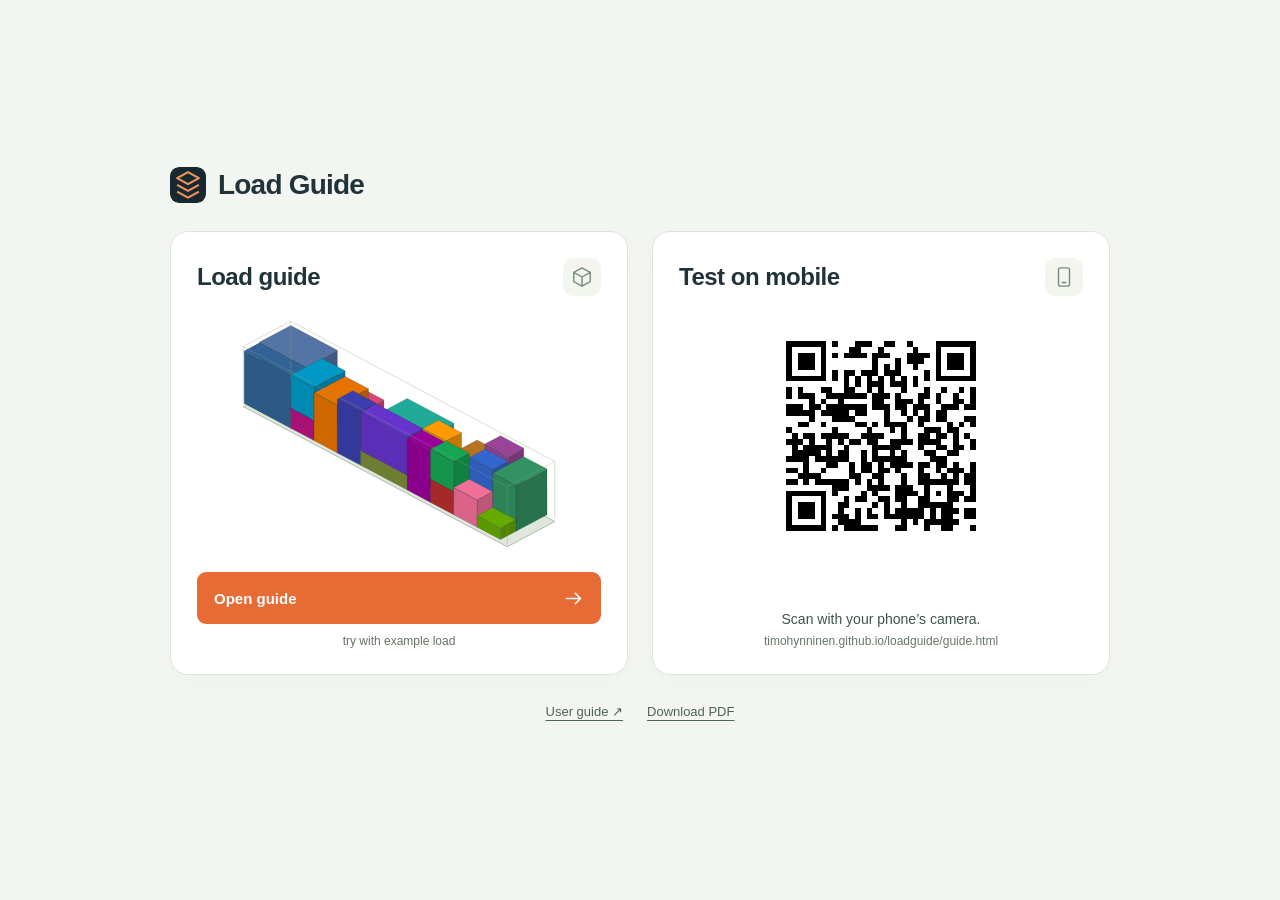
<file: index.html>
<!doctype html>
<html lang="en">
<head>
  <meta charset="utf-8">
  <meta name="viewport" content="width=device-width,initial-scale=1,viewport-fit=cover">
  <meta name="theme-color" content="#17282f">
  <meta name="description" content="Open the load guide or scan the QR code to use it on your phone.">
  <title>Load Guide</title>
  <script>if(location.hash==='#guide')location.replace(new URL('./guide.html',location.href).href);</script>
  <link rel="icon" href="./icon.svg" type="image/svg+xml">
  <link rel="stylesheet" href="./landing.css">
</head>
<body>
  <main class="landing">
    <h1><img src="./icon.svg" alt="" width="36" height="36">Load Guide</h1>
    <div class="landing-cards">
      <a class="landing-card guide-card" href="./guide.html" aria-label="Open load guide">
        <div class="card-heading"><h2>Load guide</h2><span class="card-icon" aria-hidden="true"><svg viewBox="0 0 24 24"><path d="m3 7 9-5 9 5v10l-9 5-9-5Zm0 0 9 5 9-5m-9 5v10"/></svg></span></div>
        <div class="card-visual"><img class="load-preview" src="./load-preview.svg" alt="The example shipment arranged in a semitrailer"></div>
        <div class="card-footer"><span class="open-guide">Open guide <svg viewBox="0 0 24 24" aria-hidden="true"><path d="M4 12h16m-6-6 6 6-6 6"/></svg></span><span class="load-summary">try with example load</span></div>
      </a>
      <section class="landing-card mobile-card" aria-labelledby="mobile-title">
        <div class="card-heading"><h2 id="mobile-title">Test on mobile</h2><span class="card-icon" aria-hidden="true"><svg viewBox="0 0 24 24"><rect x="6" y="2" width="12" height="20" rx="2"/><path d="M10 18h4"/></svg></span></div>
        <div class="card-visual qr-visual"><img class="qr-code" src="./load-guide-qr.svg" alt="Scan to open the load guide at timohynninen.github.io/loadguide/guide.html" width="256" height="256"></div>
        <div class="card-footer qr-footer"><p>Scan with your phone’s camera.</p><span class="qr-address">timohynninen.github.io/loadguide/guide.html</span></div>
      </section>
    </div>
    <nav class="landing-help" aria-label="Help"><a href="./user-guide.html" target="_blank" rel="noopener" aria-label="User guide (opens in a new window)">User guide ↗</a><a href="./user-guide.pdf" download>Download PDF</a></nav>
  </main>
</body>
</html>
</file>
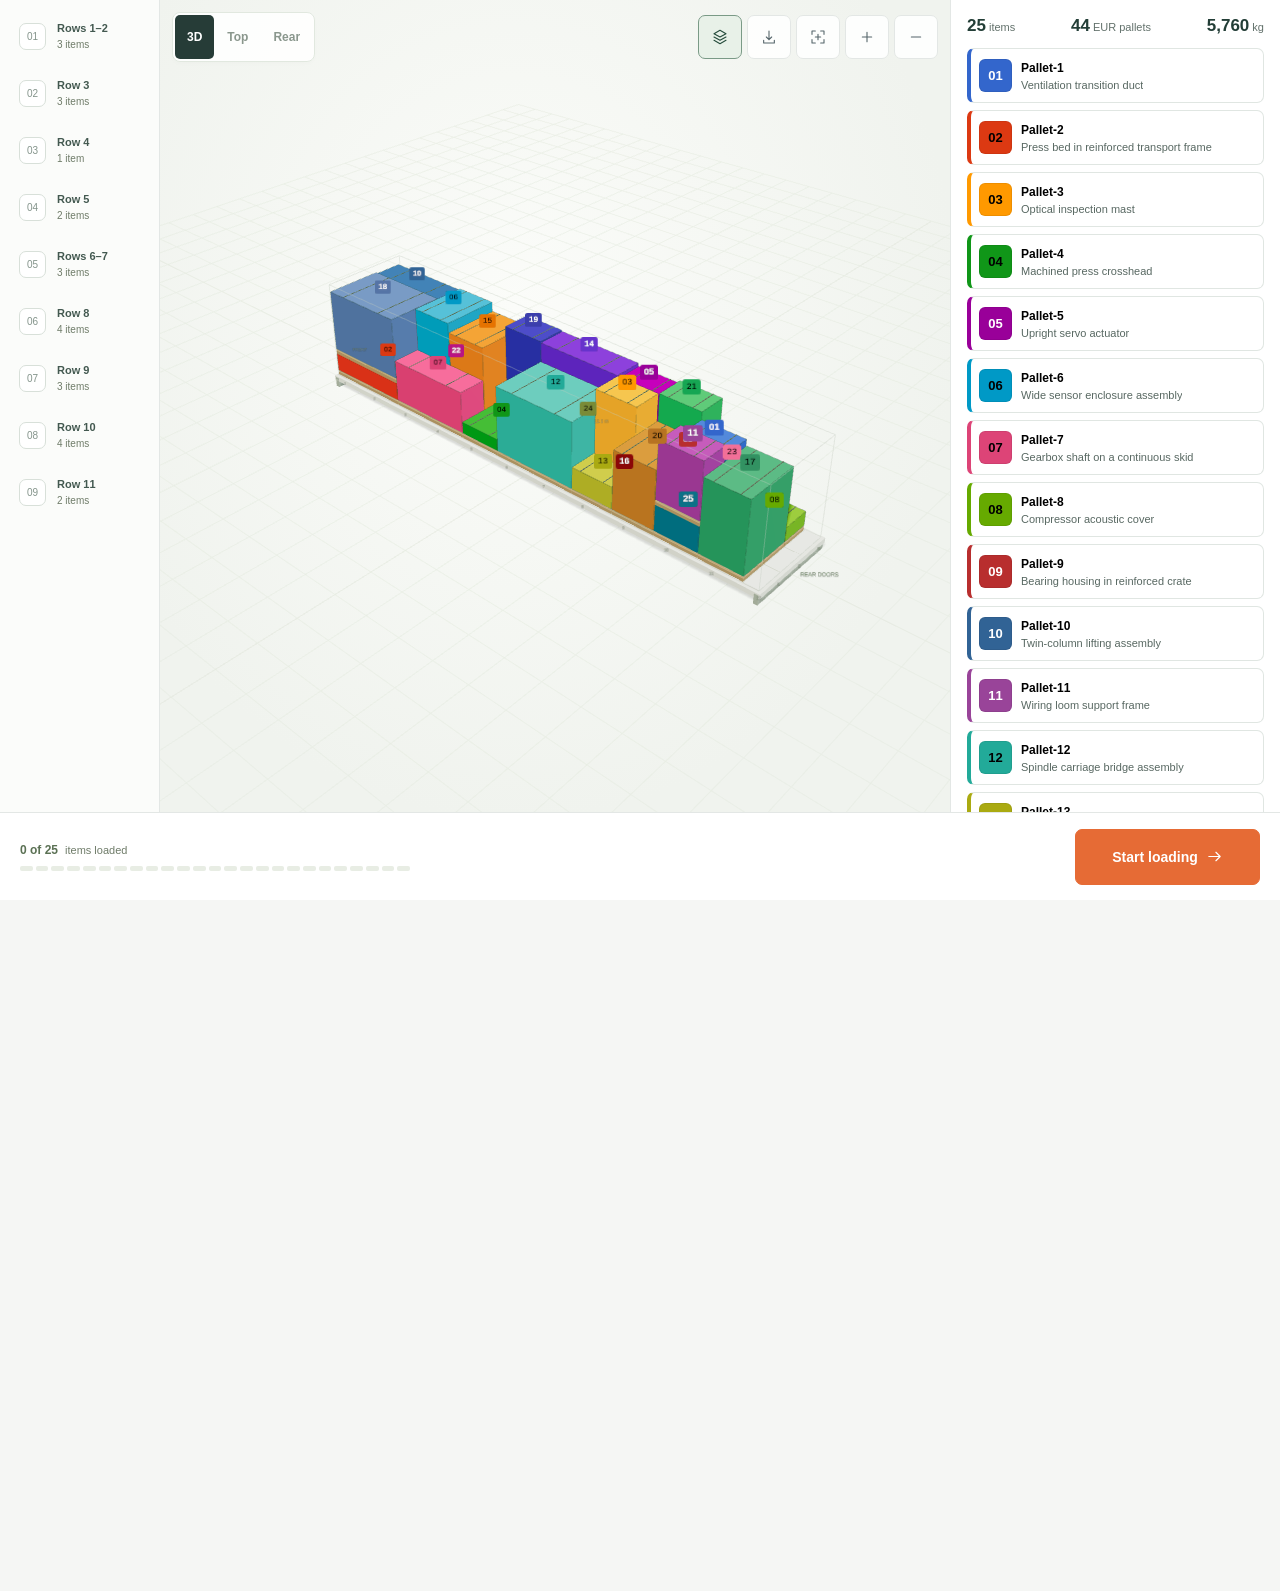
<file: guide.html>
<!doctype html>
<html lang="en">
<head>
  <meta charset="utf-8">
  <meta name="viewport" content="width=device-width,initial-scale=1,viewport-fit=cover">
  <meta name="theme-color" content="#17242b">
  <meta name="description" content="See the whole load. Follow each row. A static visual loading guide for cargo crews.">
  <title>Load Guide — a clear view of every load</title>
  <link rel="icon" href="./icon.svg" type="image/svg+xml">
  <link rel="manifest" href="./manifest.webmanifest">
  <link rel="stylesheet" href="./style.css">
  <script type="importmap">{"imports":{"three":"./vendor/three.module.js"}}</script>
  <script src="./vendor/xlsx.full.min.js" defer></script>
  <script src="./app.js?v=7" type="module"></script>
</head>
<body>
<div class="app-shell">
  <main class="workspace">
    <nav class="row-nav" aria-label="Loading rows"><div id="row-list" class="row-list"></div></nav>
    <section class="viewer" aria-label="Interactive cargo visualization">
      <div id="scene" class="scene"><div class="scene-loading"><span class="spinner"></span>Preparing your load…</div></div>
      <div class="viewer-top"><div class="view-buttons" role="group" aria-label="Camera view"><button data-view="iso" class="selected" aria-pressed="true">3D</button><button data-view="top" aria-pressed="false">Top</button><button data-view="rear" aria-pressed="false">Rear</button></div><div class="viewer-tools"><button id="overview-button" class="icon-button" aria-label="Overview" aria-pressed="true" title="Overview"><span data-icon="layers"></span></button><a class="icon-button itinerary-control" href="./example-shipment.xlsx" download aria-label="Download itinerary" title="Download itinerary"><span data-icon="download"></span></a><button id="focus-button" class="icon-button" aria-label="Fit the current load in view" title="Fit view"><span data-icon="focus"></span></button><button id="zoom-in" class="icon-button" aria-label="Zoom in"><span data-icon="plus"></span></button><button id="zoom-out" class="icon-button" aria-label="Zoom out"><span data-icon="minus"></span></button></div></div>
      <div id="stage-badge" class="stage-badge"><span class="badge-dot"></span>Complete load</div>
      <div id="scene-error" class="scene-error" hidden><strong>3D view is unavailable on this device.</strong><p>You can still follow the row map and item instructions below.</p><div id="fallback-map"></div></div>
      <div class="viewer-bottom"><div class="scene-legend"><span id="legend-current">Item colours</span><span id="loaded-legend" hidden>✓ Loaded</span><span id="upcoming-legend" hidden>Faded: upcoming</span></div><button id="show-future" class="text-button" hidden aria-pressed="true">Hide upcoming</button></div>
    </section>
    <aside class="instruction-panel" aria-label="Loading instructions"><div id="instructions"></div><div id="step-announcement" class="sr-only" role="status" aria-live="polite" aria-atomic="true"></div></aside>
  </main>
  <footer class="loading-footer"><div class="progress-area"><div class="progress-label"><strong id="progress-number">0 of 25</strong><span>items loaded</span><button id="reset-progress" class="text-button" hidden>Reset</button></div><div id="progress-track" class="progress-track" role="progressbar" aria-label="Cargo loaded" aria-valuemin="0" aria-valuemax="25" aria-valuenow="0"></div></div><div class="footer-navigation"><button id="previous-button" class="button subtle" hidden><span data-icon="arrow-left"></span><span>Back</span></button><button id="next-button" class="button subtle" hidden><span>Next</span><span data-icon="arrow-right"></span></button><button id="confirm-button" class="button primary"><span>Start loading</span><span data-icon="arrow-right"></span></button></div></footer>
</div>
<button id="upload-button" hidden>Open shipment</button><button id="help-button" hidden>Help</button>
<dialog id="upload-dialog" aria-labelledby="upload-title"><div class="dialog-header"><div><div class="eyebrow">A NEW LOAD</div><h2 id="upload-title">Open a shipment</h2></div><button class="icon-button" data-close="upload-dialog" aria-label="Close upload dialog"><span data-icon="close"></span></button></div><p class="dialog-intro">Use an Excel workbook or CSV with the same cargo columns as the example. Your file stays in this browser.</p><label class="dropzone" id="dropzone" for="shipment-file"><span class="upload-circle" data-icon="upload"></span><strong>Choose a file or drop it here</strong><span>Excel (.xlsx) or CSV · up to 8 MB</span><input type="file" id="shipment-file" accept=".xlsx,.csv" aria-label="Choose a shipment workbook or CSV"></label><div id="upload-status" class="upload-status" role="status" hidden></div><div class="format-note"><strong>What the guide reads</strong><p>Quantity, length, width, height, and gross weight. Optional IDs, product names, pallet counts, and stacking limits are preserved.</p><p>A <strong>Loading plan</strong> sheet uses its specified rows and lanes. A list without a plan gets a suggested, unrotated layout. Unspecified stacking is disabled.</p></div><div class="dialog-actions"><a class="button subtle" href="./example-shipment.xlsx" download><span data-icon="download"></span>Download example</a><button id="example-button" class="button primary">Use example load</button></div></dialog>
<dialog id="help-dialog" aria-labelledby="help-title"><div class="dialog-header"><div><div class="eyebrow">QUICK START</div><h2 id="help-title">One row at a time.</h2></div><button class="icon-button" data-close="help-dialog" aria-label="Close help"><span data-icon="close"></span></button></div><ol class="help-steps"><li><strong>See the whole load.</strong><p>Orbit the trailer or switch to the top view. Tap a coloured item to see its details.</p></li><li><strong>Start at the front.</strong><p>Choose “Start loading”. Follow each item, or switch to a whole row. Bridged multi-pallet assemblies stay together.</p></li><li><strong>Confirm what you have loaded.</strong><p>“Confirm & next” records progress. Back, Next, and the row buttons only change the view.</p></li></ol><div class="format-note"><strong>Stacked loads</strong><p>Prepare the named base and upper unit as a matched stack before moving it into its assigned position. Height and gross weight include the pallets.</p><strong>Keyboard</strong><p>← / → navigate · Enter confirms the current item or row.</p><strong>Your progress</strong><p>Saved in this browser for each shipment. It is not shared with another device. Use “Reset” to start again.</p></div></dialog>
<dialog id="reset-dialog" aria-labelledby="reset-title"><div class="dialog-header"><h2 id="reset-title">Start this load again?</h2><button class="icon-button" data-close="reset-dialog" aria-label="Close reset dialog"><span data-icon="close"></span></button></div><p>Clear the loading confirmations for this shipment on this device.</p><div class="dialog-actions"><button class="button subtle" data-close="reset-dialog">Keep progress</button><button id="reset-confirm" class="button primary">Reset progress</button></div></dialog>
<div id="toast" class="toast" role="status" hidden></div>
<noscript>This loading guide needs JavaScript enabled.</noscript>
</body>
</html>
</file>
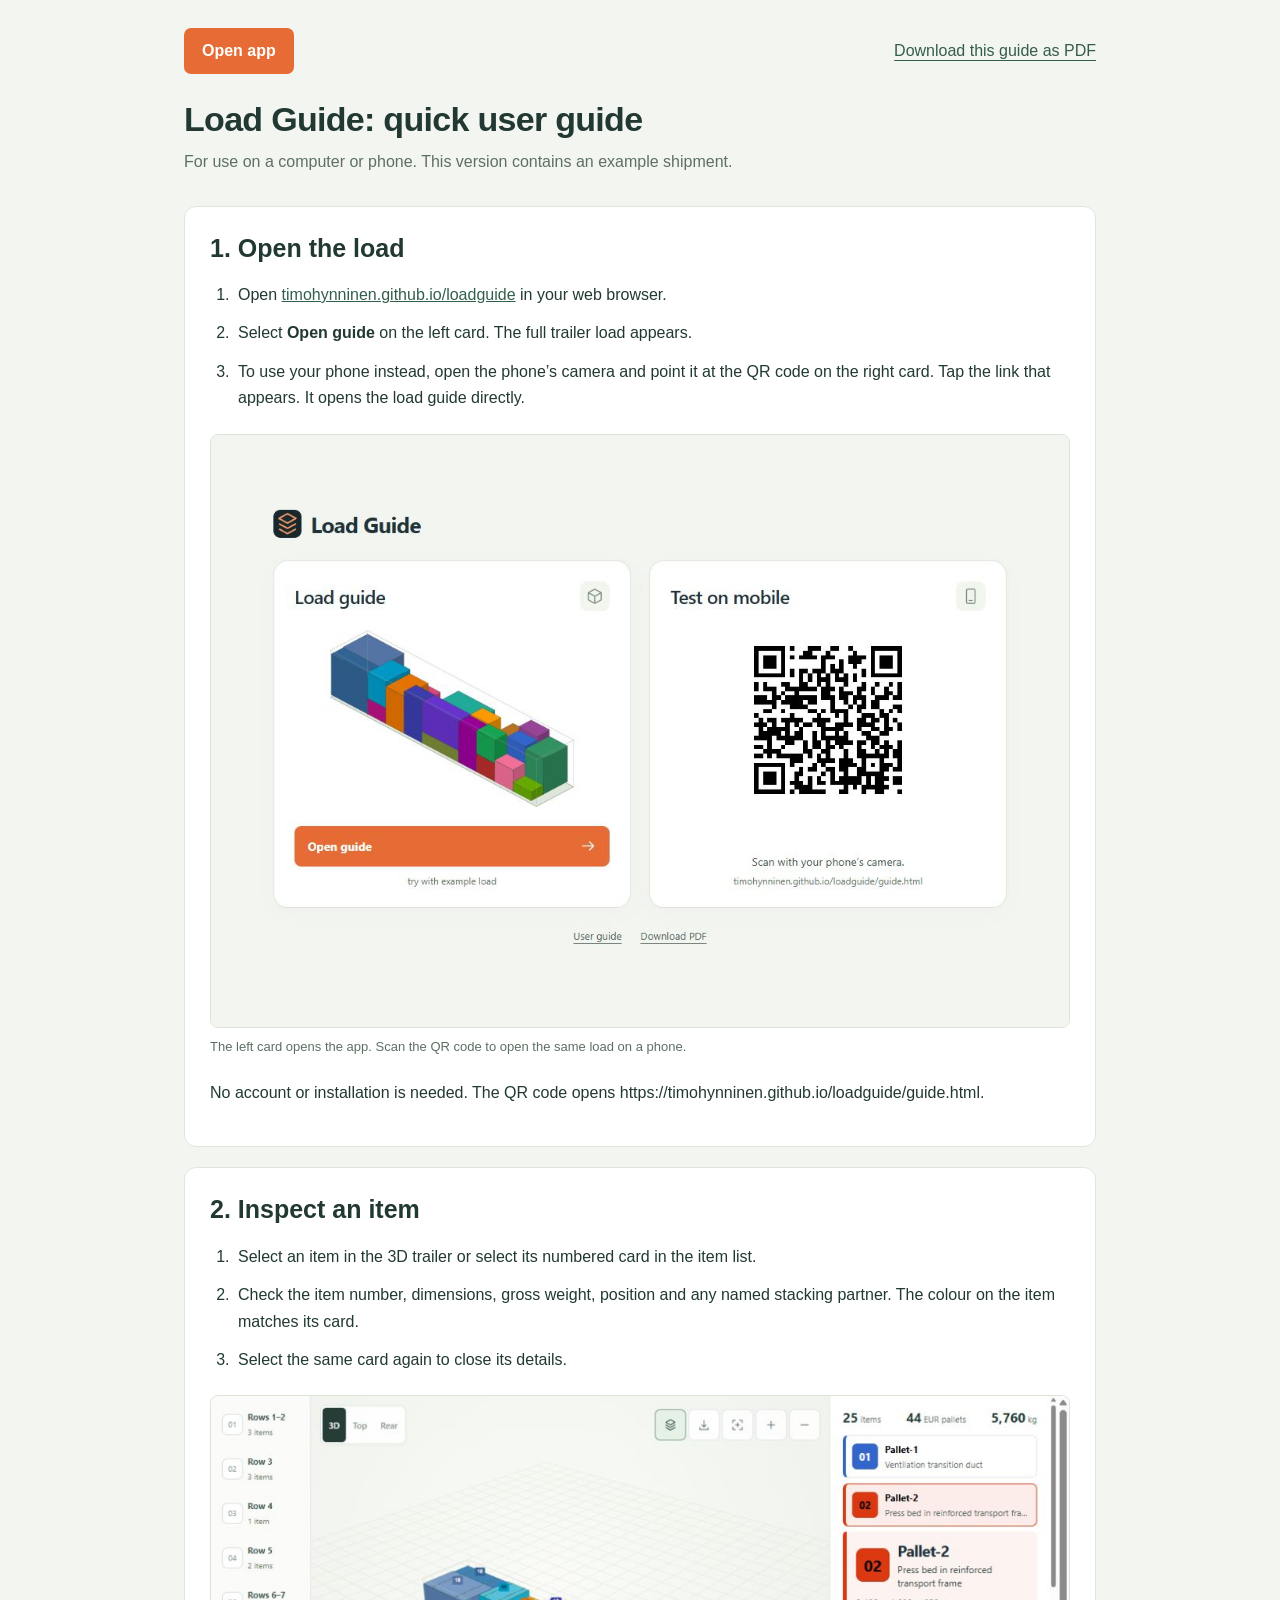
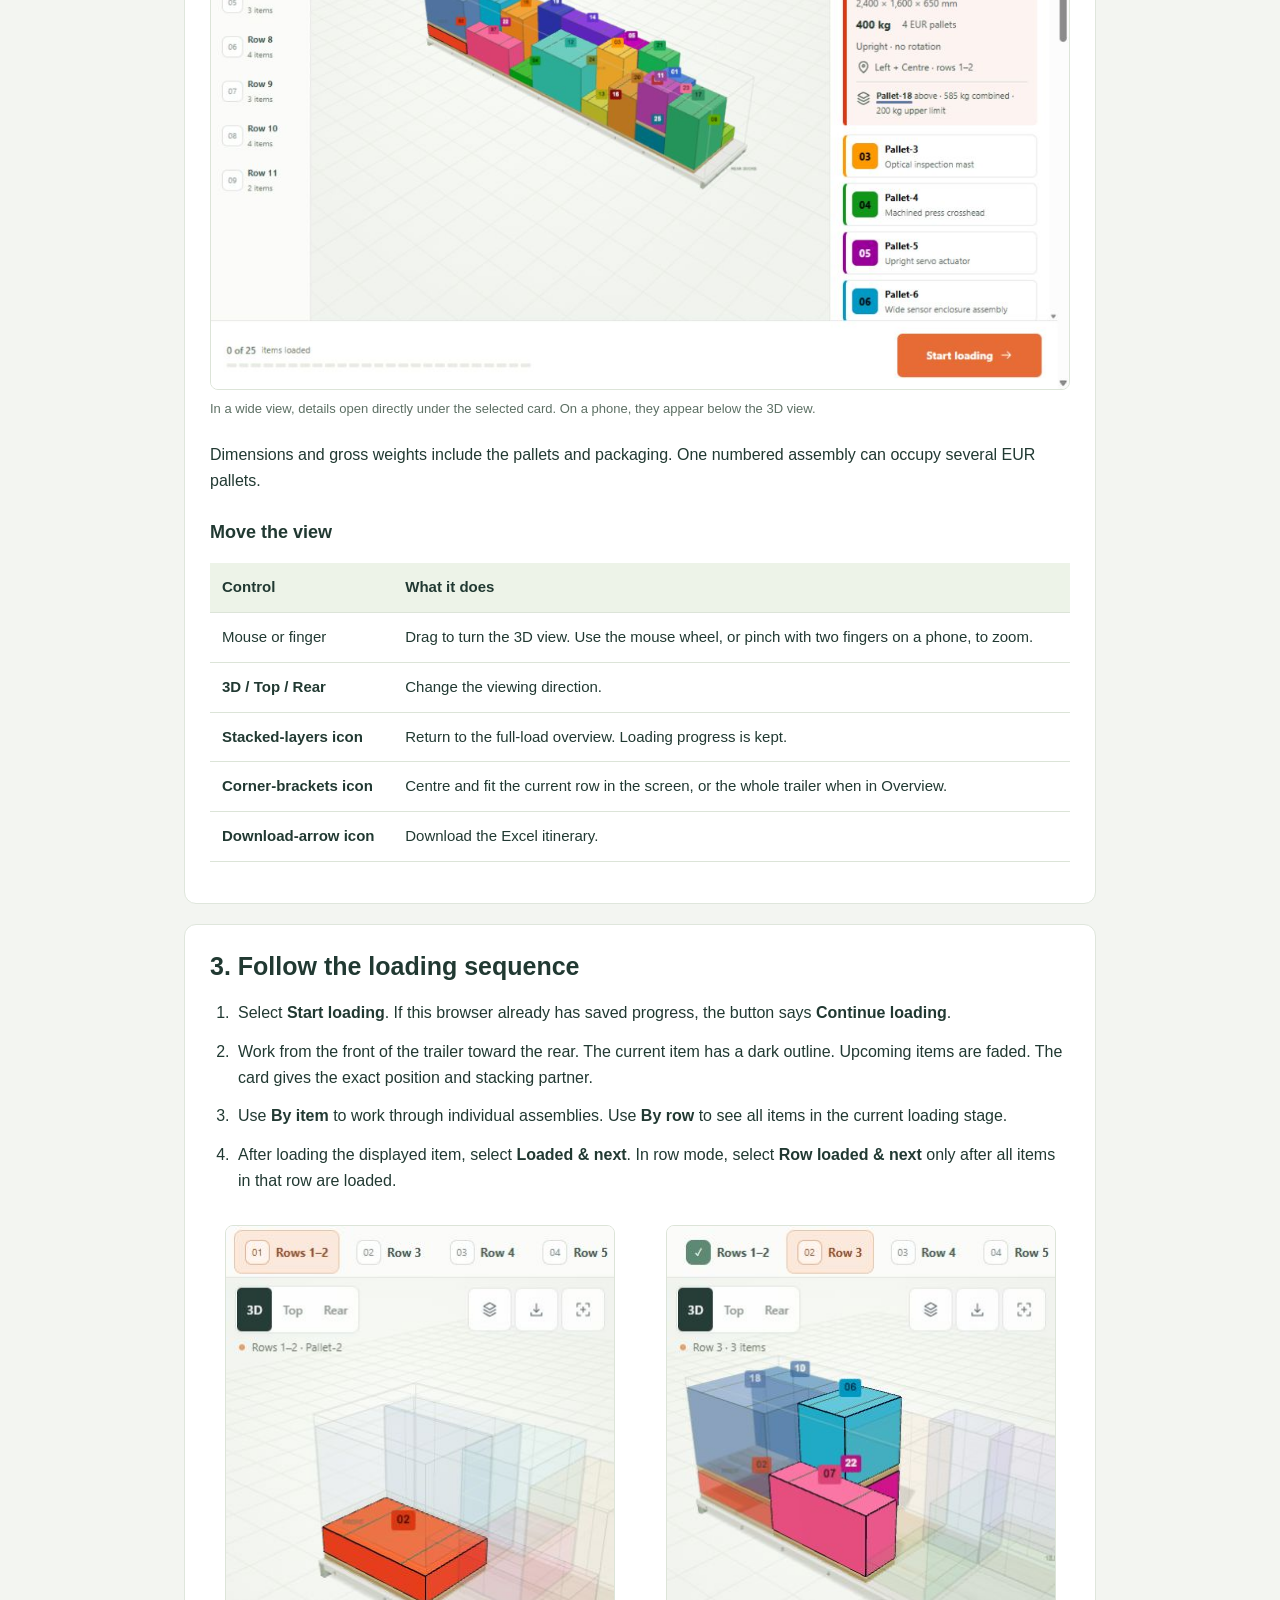
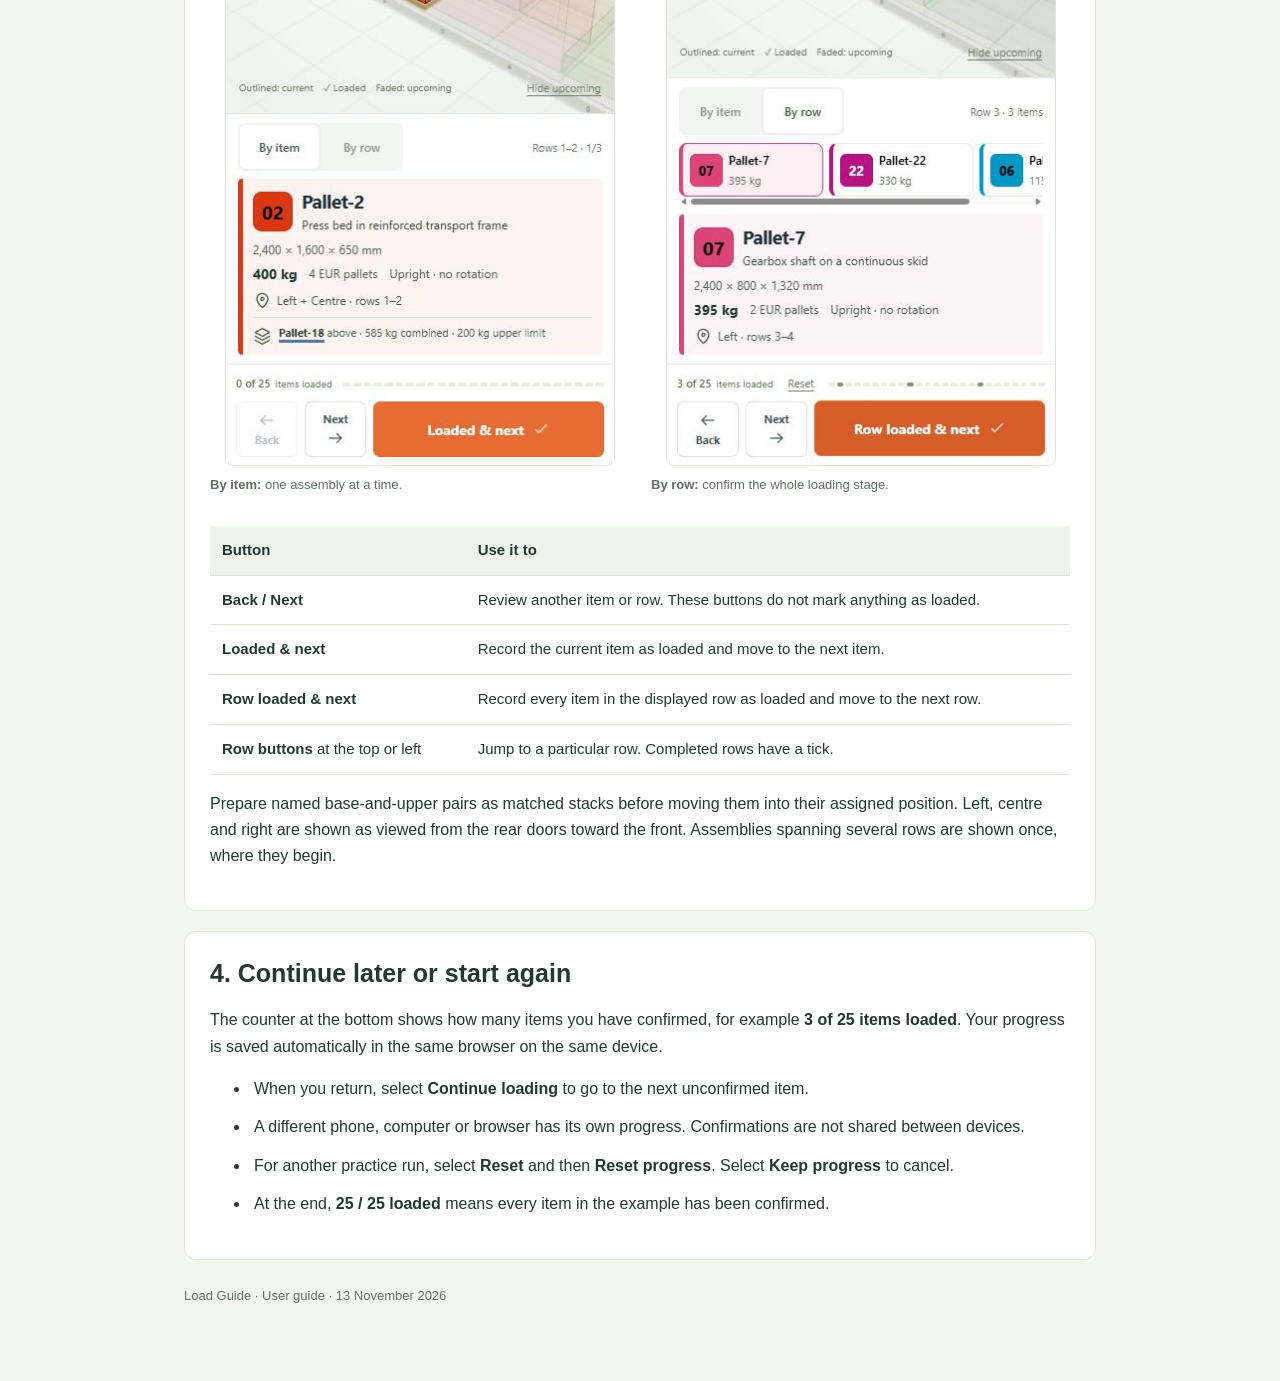
<file: user-guide.html>
<!doctype html>
<html lang="en">
<head>
<meta charset="utf-8"><meta name="viewport" content="width=device-width,initial-scale=1">
<title>Load Guide - User guide</title><link rel="icon" href="./icon.svg" type="image/svg+xml">
<style>
:root{font-family:Arial,Helvetica,sans-serif;color:#213932;background:#f3f5f1;line-height:1.65}*{box-sizing:border-box}body{margin:0}.manual{max-width:960px;margin:auto;padding:28px 24px 60px}.manual-nav{display:flex;justify-content:space-between;gap:14px;align-items:center;margin-bottom:25px}.manual-nav a{color:#355d4b;min-height:44px;display:flex;align-items:center;text-underline-offset:4px}.manual-nav .open{background:#e66b35;color:white;border-radius:7px;padding:10px 18px;text-decoration:none;font-weight:700}h1{font-size:34px;line-height:1.2;letter-spacing:-.7px;margin:0 0 9px}h2{font-size:25px;line-height:1.3;margin:0 0 18px}h3{font-size:18px;margin:23px 0 10px}p{margin:9px 0 15px}.intro{color:#5d7064;margin-bottom:30px}section{background:white;border:1px solid #dfe6dc;border-radius:12px;padding:25px;margin:20px 0}ol{padding-left:24px}li{padding-left:4px;margin:12px 0}a{color:#315f4c}figure{margin:22px 0}figure img{display:block;width:100%;height:auto;border:1px solid #dce4d8;border-radius:8px}figcaption{font-size:13px;color:#5d7064;margin-top:8px}table{width:100%;border-collapse:collapse;font-size:15px;margin:16px 0}th,td{padding:12px;text-align:left;border-bottom:1px solid #dce4d8;vertical-align:top}th{background:#edf3e8;font-weight:700}.phone-pair{display:grid;grid-template-columns:1fr 1fr;gap:22px}.phone-pair figure{margin:14px 0}.phone-pair img{max-width:390px;margin:auto}.note{padding:12px 15px;border-left:4px solid #d6743d;background:#fff6ec}.page-link{overflow-wrap:anywhere}strong{font-weight:700}.footer{font-size:13px;color:#617567;margin-top:25px}a:focus-visible{outline:3px solid #d6743d;outline-offset:4px}@media(max-width:620px){.manual{padding:16px 14px 35px}h1{font-size:28px}h2{font-size:23px}section{padding:18px 15px}.phone-pair{grid-template-columns:1fr}.manual-nav{font-size:14px}th,td{padding:10px 7px;font-size:14px}}@media print{body{background:white}.manual{padding:0;max-width:none}.manual-nav{display:none}section{break-inside:avoid;border:0;padding:0}a{color:inherit}.phone-pair img{max-height:450px;width:auto;max-width:100%}}
</style>
</head>
<body><main class="manual">
<nav class="manual-nav" aria-label="Guide navigation"><a class="open" href="./guide.html">Open app</a><a href="./user-guide.pdf" download>Download this guide as PDF</a></nav>
<h1>Load Guide: quick user guide</h1><p class="intro">For use on a computer or phone. This version contains an example shipment.</p>
<section id="open"><h2>1. Open the load</h2>
<ol><li>Open <a class="page-link" href="https://timohynninen.github.io/loadguide/">timohynninen.github.io/loadguide</a> in your web browser.</li><li>Select <strong>Open guide</strong> on the left card. The full trailer load appears.</li><li>To use your phone instead, open the phone’s camera and point it at the QR code on the right card. Tap the link that appears. It opens the load guide directly.</li></ol>
<figure><img src="./user-guide-images/01-landing.jpg" alt="Landing page showing the Open guide card and the mobile QR code"><figcaption>The left card opens the app. Scan the QR code to open the same load on a phone.</figcaption></figure>
<p>No account or installation is needed. The QR code opens <span class="page-link">https://timohynninen.github.io/loadguide/guide.html</span>.</p>
</section>
<section id="inspect"><h2>2. Inspect an item</h2>
<ol><li>Select an item in the 3D trailer or select its numbered card in the item list.</li><li>Check the item number, dimensions, gross weight, position and any named stacking partner. The colour on the item matches its card.</li><li>Select the same card again to close its details.</li></ol>
<figure><img src="./user-guide-images/02-item-details.jpg" alt="Pallet-2 selected in the 3D load with its details expanded beneath its card"><figcaption>In a wide view, details open directly under the selected card. On a phone, they appear below the 3D view.</figcaption></figure>
<p>Dimensions and gross weights include the pallets and packaging. One numbered assembly can occupy several EUR pallets.</p>
<h3>Move the view</h3>
<table><thead><tr><th>Control</th><th>What it does</th></tr></thead><tbody>
<tr><td>Mouse or finger</td><td>Drag to turn the 3D view. Use the mouse wheel, or pinch with two fingers on a phone, to zoom.</td></tr>
<tr><td><strong>3D / Top / Rear</strong></td><td>Change the viewing direction.</td></tr>
<tr><td><strong>Stacked-layers icon</strong></td><td>Return to the full-load overview. Loading progress is kept.</td></tr>
<tr><td><strong>Corner-brackets icon</strong></td><td>Centre and fit the current row in the screen, or the whole trailer when in Overview.</td></tr>
<tr><td><strong>Download-arrow icon</strong></td><td>Download the Excel itinerary.</td></tr>
</tbody></table>
</section>
<section id="load"><h2>3. Follow the loading sequence</h2>
<ol><li>Select <strong>Start loading</strong>. If this browser already has saved progress, the button says <strong>Continue loading</strong>.</li><li>Work from the front of the trailer toward the rear. The current item has a dark outline. Upcoming items are faded. The card gives the exact position and stacking partner.</li><li>Use <strong>By item</strong> to work through individual assemblies. Use <strong>By row</strong> to see all items in the current loading stage.</li><li>After loading the displayed item, select <strong>Loaded &amp; next</strong>. In row mode, select <strong>Row loaded &amp; next</strong> only after all items in that row are loaded.</li></ol>
<div class="phone-pair"><figure><img src="./user-guide-images/03-by-item.jpg" alt="Phone view with a single item and the Back, Next, and Loaded and next buttons"><figcaption><strong>By item:</strong> one assembly at a time.</figcaption></figure><figure><img src="./user-guide-images/04-by-row.jpg" alt="Phone view showing a row of cargo items and the Row loaded and next button"><figcaption><strong>By row:</strong> confirm the whole loading stage.</figcaption></figure></div>
<table><thead><tr><th>Button</th><th>Use it to</th></tr></thead><tbody><tr><td><strong>Back / Next</strong></td><td>Review another item or row. These buttons do not mark anything as loaded.</td></tr><tr><td><strong>Loaded &amp; next</strong></td><td>Record the current item as loaded and move to the next item.</td></tr><tr><td><strong>Row loaded &amp; next</strong></td><td>Record every item in the displayed row as loaded and move to the next row.</td></tr><tr><td><strong>Row buttons</strong> at the top or left</td><td>Jump to a particular row. Completed rows have a tick.</td></tr></tbody></table>
<p>Prepare named base-and-upper pairs as matched stacks before moving them into their assigned position. Left, centre and right are shown as viewed from the rear doors toward the front. Assemblies spanning several rows are shown once, where they begin.</p>
</section>
<section id="progress"><h2>4. Continue later or start again</h2>
<p>The counter at the bottom shows how many items you have confirmed, for example <strong>3 of 25 items loaded</strong>. Your progress is saved automatically in the same browser on the same device.</p>
<ul><li>When you return, select <strong>Continue loading</strong> to go to the next unconfirmed item.</li><li>A different phone, computer or browser has its own progress. Confirmations are not shared between devices.</li><li>For another practice run, select <strong>Reset</strong> and then <strong>Reset progress</strong>. Select <strong>Keep progress</strong> to cancel.</li><li>At the end, <strong>25 / 25 loaded</strong> means every item in the example has been confirmed.</li></ul>
</section>
<p class="footer">Load Guide · User guide · 13 November 2026</p>
</main></body></html>
</file>
<file: landing.css>
:root{font-family:Inter,ui-sans-serif,-apple-system,BlinkMacSystemFont,"Segoe UI",sans-serif;color:#20333a;background:#f3f5f1;font-synthesis:none}
*{box-sizing:border-box}body{margin:0;min-height:100svh;display:grid;place-items:center;padding:36px 24px}h1,h2,p{margin:0}h1{display:flex;align-items:center;gap:12px;font-size:28px;font-weight:650;letter-spacing:-.8px;margin:0 0 28px}h1 img{border-radius:9px}h2{font-size:24px;letter-spacing:-.5px;font-weight:620}
.landing{width:min(940px,100%)}.landing-cards{display:grid;grid-template-columns:1fr 1fr;gap:24px}.landing-card{display:flex;flex-direction:column;min-width:0;min-height:440px;padding:26px;border:1px solid #dde4da;border-radius:18px;background:white;box-shadow:0 8px 30px #23352605}.guide-card{color:inherit;text-decoration:none;transition:border-color .18s,box-shadow .18s,transform .18s;cursor:pointer}.guide-card:hover{border-color:#e4834c;box-shadow:0 12px 40px #80552b13;transform:translateY(-3px)}.guide-card:focus-visible{outline:3px solid #d66932;outline-offset:5px}.card-heading{display:flex;align-items:center;justify-content:space-between;gap:12px}.card-icon{display:flex;width:38px;height:38px;align-items:center;justify-content:center;color:#788a7c;background:#f2f6ee;border-radius:10px}.card-icon svg{width:22px;height:22px;fill:none;stroke:currentColor;stroke-width:1.5;stroke-linecap:round;stroke-linejoin:round}.card-visual{display:flex;align-items:center;justify-content:center;flex:1;min-height:248px;margin:14px -8px}.load-preview{display:block;width:100%;height:248px;object-fit:contain}.qr-code{display:block;width:236px;height:236px;max-width:100%;object-fit:contain;image-rendering:pixelated}.card-footer{min-height:73px;display:flex;flex-direction:column;justify-content:flex-end;gap:10px}.open-guide{display:flex;align-items:center;justify-content:space-between;gap:16px;padding:14px 17px;min-height:52px;border-radius:9px;background:#e66b35;color:#fff;font-size:15px;font-weight:650}.open-guide svg{width:21px;height:21px;fill:none;stroke:currentColor;stroke-width:1.8;stroke-linecap:round;stroke-linejoin:round}.load-summary{font-size:12px;color:#647363;text-align:center}.qr-footer{align-items:center;gap:7px;text-align:center}.qr-footer p{font-size:14px;color:#3e554a}.qr-address{font-size:12px;color:#667767;overflow-wrap:anywhere}.qr-footer small{font-size:11px;color:#7c887b}
@media(max-width:700px){body{padding:24px 18px}h1{font-size:25px;margin-bottom:20px}.landing-cards{grid-template-columns:1fr;gap:16px}.landing-card{min-height:350px;padding:21px 23px}h2{font-size:22px}.card-visual{min-height:204px;margin:4px -6px}.load-preview{height:204px}.qr-code{height:204px;width:204px}.card-footer{min-height:63px}.open-guide{min-height:48px;padding:12px 15px}.load-summary{font-size:11px}}
@media(max-width:420px){body{padding:18px 14px}h1{font-size:23px;margin-bottom:16px}h1 img{width:31px;height:31px}.landing-card{min-height:324px;padding:18px 20px}.card-visual{min-height:186px}.load-preview{height:186px}.qr-code{width:186px;height:186px}h2{font-size:21px}.card-heading .card-icon{width:33px;height:33px}.landing-cards{gap:14px}}
@media(prefers-reduced-motion:reduce){.guide-card{transition:none}.guide-card:hover{transform:none}}
.landing-cards{grid-auto-rows:1fr}
.landing-help{display:flex;justify-content:center;gap:24px;margin-top:14px}.landing-help a{font-size:13px;color:#4d6357;text-underline-offset:4px;min-height:44px;display:flex;align-items:center}.landing-help a:focus-visible{outline:3px solid #d66932;outline-offset:3px;border-radius:3px}
</file>
<file: style.css>
:root{font-family:Inter,ui-sans-serif,-apple-system,BlinkMacSystemFont,"Segoe UI",sans-serif;color:#1d3039;background:#f5f6f4;font-synthesis:none;--navy:#17282f;--ink:#20323b;--muted:#75818a;--orange:#e66b35;--line:#e3e7e5;--green:#397963;--paper:#fff;--shadow:0 5px 20px #1c333510}
*{box-sizing:border-box}body{margin:0}button,a,input{ -webkit-tap-highlight-color:transparent}button{font:inherit;cursor:pointer}button:disabled{opacity:.38;cursor:default}button:focus-visible,a:focus-visible,input:focus-visible{outline:3px solid #ed9969;outline-offset:3px}button svg,span[data-icon] svg{width:19px;height:19px;display:block;stroke:currentColor;fill:none;stroke-width:1.65;stroke-linecap:round;stroke-linejoin:round}button svg{flex-shrink:0}a{color:inherit}button[hidden],[hidden]{display:none!important}.app-shell{height:100dvh;min-height:580px;display:flex;flex-direction:column;overflow:hidden}.topbar{height:68px;flex-shrink:0;background:var(--navy);display:flex;align-items:center;gap:38px;padding:0 30px;color:#fff}.brand{display:flex;align-items:center;gap:10px;font-size:23px;letter-spacing:-1px;text-decoration:none;font-weight:740}.brand-light{font-weight:400}.brand-dot{color:#f3935e}.brand-mark{width:31px;height:31px;display:block}.brand-mark svg{width:100%;height:100%;fill:none;stroke:#f3935e;stroke-width:2;stroke-linejoin:round}.topbar-caption{font-size:12px;color:#b5c1c4;letter-spacing:.1px}.topbar-actions{margin-left:auto;display:flex;align-items:center;gap:16px}.device-save{display:flex;align-items:center;gap:7px;color:#aebdc0;font-size:11px}.device-save>span{height:6px;width:6px;background:#84b598;border-radius:50%}.button{display:inline-flex;align-items:center;justify-content:center;gap:9px;border:1px solid transparent;border-radius:7px;padding:11px 16px;min-height:43px;font-size:12px;font-weight:650;text-decoration:none;transition:background .15s,transform .15s}.button:hover:not(:disabled){transform:translateY(-1px)}.upload-button{background:#fff;color:#283b42}.subtle{border-color:#dce2df;background:white;color:#42535a}.subtle:hover{background:#f1f4f1}.primary{background:var(--orange);border-color:var(--orange);color:white}.primary:hover{background:#d85e29}.icon-button{width:36px;min-width:36px;height:36px;border:1px solid var(--line);background:white;border-radius:7px;display:inline-flex;align-items:center;justify-content:center;color:#55656a;font-weight:700}.icon-button:hover{background:#f0f4f1}.icon-button.dark{border-color:#4b5a60;background:transparent;color:#c4ced0;width:28px;height:28px;min-width:28px;border-radius:50%;font-weight:500}.shipment-heading{display:flex;align-items:center;justify-content:space-between;padding:23px 30px 22px;gap:20px;border-bottom:1px solid var(--line);background:#fbfcfa}.eyebrow{display:flex;align-items:center;gap:8px;font-size:9px;letter-spacing:1.6px;font-weight:700;color:#7d898b}.live-dot{width:5px;height:5px;background:#e48c53;border-radius:50%}.eyebrow-divider{color:#c5ceca;margin:0 3px}h1{font-size:25px;letter-spacing:-.7px;margin:7px 0 0;font-weight:650}h2{font-size:25px;letter-spacing:-.7px;margin:7px 0 0;font-weight:650}.trailer-summary{display:flex;align-items:center;gap:12px}.trailer-summary>span[data-icon] svg{width:30px;height:30px;color:#647773}.trailer-summary>div{display:flex;flex-direction:column;gap:6px}.trailer-summary strong{font-size:12px;font-weight:650}.trailer-summary>div>span{font-size:10px;color:#84908f}.trailer-summary>.button{margin-left:20px}.trailer-summary>.button[aria-pressed="true"]{background:#eef3ef;border-color:#bdcec3;color:#2b6652}.workspace{min-height:0;flex:1;display:grid;grid-template-columns:192px minmax(0,1fr) 318px}.row-nav{background:#fbfcfa;border-right:1px solid var(--line);display:flex;flex-direction:column;overflow:auto;padding:22px 11px 12px}.nav-heading{display:flex;flex-direction:column;gap:8px;padding:0 12px 18px;font-size:9px;color:#5d716e;font-weight:700;letter-spacing:1.1px}.nav-heading>span+span{color:#97a19f;font-size:10px;font-weight:400;letter-spacing:0}.row-list{display:flex;flex-direction:column;gap:5px}.row-button{width:100%;display:flex;gap:11px;align-items:center;text-align:left;padding:11px 10px;background:transparent;border:1px solid transparent;border-radius:8px;color:#435950;min-height:58px}.row-button:hover{background:#edf2ed}.row-button.active{background:#fae9dc;border-color:#f0c7a6;color:#9e4b23}.row-index{font-size:10px;width:27px;min-width:27px;height:27px;border:1px solid #d8e0d9;border-radius:7px;display:flex;align-items:center;justify-content:center;color:#84948b;background:#fff}.row-button.active .row-index{background:#fff5ee;border-color:#eab48f;color:#b15b2d}.row-button.done .row-index{color:#fff;background:#5e8972;border-color:#5e8972}.row-button>span:nth-child(2){display:flex;flex-direction:column;gap:5px}.row-button strong{font-size:11px;font-weight:650}.row-button small{font-size:10px;color:#91a099}.row-button.active small{color:#af876f}.row-status{font-size:9px;margin-left:auto}.rail-note{display:flex;gap:8px;margin:auto 10px 0;padding-top:22px;font-size:10px;line-height:1.7;color:#95a097}.rail-note svg{width:15px;height:15px;margin-top:3px}.viewer{position:relative;background:radial-gradient(ellipse at 45% 38%,#fbfcf9 0%,#f0f3ee 72%);min-height:0;overflow:hidden}.scene{position:absolute;inset:0}.scene canvas{display:block;width:100%;height:100%;touch-action:none}.scene-loading{height:100%;display:flex;align-items:center;justify-content:center;gap:12px;font-size:12px;color:#799083}.spinner{width:18px;height:18px;border:2px solid #d7e0d6;border-top-color:#e58247;border-radius:50%;animation:spin 1s linear infinite}@keyframes spin{to{transform:rotate(360deg)}}.viewer-top{position:absolute;top:20px;left:20px;right:20px;display:flex;justify-content:space-between;gap:8px;pointer-events:none}.viewer-top>*{pointer-events:auto}.view-buttons{display:flex;gap:3px;padding:4px;border:1px solid #e1e8df;border-radius:8px;background:#ffffffd9;box-shadow:0 2px 4px #17282f04}.view-buttons button{border:0;background:transparent;border-radius:5px;padding:7px 12px;color:#8a978d;font-size:10px;font-weight:600;min-height:30px}.view-buttons button.selected{background:#263c37;color:#fff}.viewer-tools{display:flex;gap:5px}.viewer-tools .icon-button{width:34px;height:34px;min-width:34px;background:#ffffffd9}.viewer-tools .icon-button svg{width:16px;height:16px}.stage-badge{position:absolute;top:78px;left:24px;display:flex;align-items:center;gap:7px;font-size:10px;color:#85958a}.badge-dot{width:6px;height:6px;background:#e6a06d;border-radius:50%}.viewer-bottom{position:absolute;left:22px;right:22px;bottom:20px;display:flex;align-items:center;gap:15px;flex-wrap:wrap;pointer-events:none}.viewer-bottom button{pointer-events:auto}.scene-legend{display:flex;gap:15px;font-size:9px;color:#87968b}.scene-legend>span{display:flex;align-items:center;gap:5px}.legend-dot{height:7px;width:7px;border-radius:2px;display:block}.legend-dot.current{background:#e58a4b}.legend-dot.loaded{background:#7b9a89}.legend-dot.upcoming{background:#d9e1d8}.gesture-hint{margin-left:auto;font-size:9px;color:#9caa9c;display:flex;align-items:center;gap:6px}.gesture-hint svg{width:13px;height:13px}.text-button{border:0;background:transparent;color:#7e8d84;font-size:10px;padding:3px 0;text-decoration:underline;text-underline-offset:3px}.instruction-panel{background:#fff;border-left:1px solid var(--line);padding:24px 23px;overflow:auto;scrollbar-width:thin}.section-kicker{color:#9aa49e;font-weight:650;font-size:9px;letter-spacing:1.5px;margin-bottom:13px}.panel-title{font-size:25px;line-height:1.25;letter-spacing:-.8px;font-weight:600;margin:0 0 13px}.panel-intro{font-size:12px;line-height:1.8;color:#8b9890;margin:0 0 23px}.stat-grid{display:grid;grid-template-columns:1fr 1fr;gap:1px;background:var(--line);border:1px solid var(--line);border-radius:8px;overflow:hidden;margin:20px 0}.stat{padding:17px 14px;background:#fff}.stat strong{display:block;font-size:25px;letter-spacing:-.8px;font-weight:600;color:#314b3e}.stat span{display:block;font-size:10px;color:#98a296;margin-top:5px}.stat .unit{font-size:12px;display:inline;color:#748779;letter-spacing:0}.panel-subhead{font-size:11px;font-weight:650;color:#50635a;margin:23px 0 12px}.summary-line{display:flex;justify-content:space-between;align-items:center;font-size:11px;color:#96a093;padding:9px 0}.summary-line strong{font-size:11px;color:#536757;font-weight:500}.mini-capacity{height:5px;background:#edf1eb;border-radius:3px;overflow:hidden;margin:0 0 20px}.mini-capacity>span{height:100%;display:block;background:#8ca68c;border-radius:3px}.guide-note{display:flex;gap:10px;background:#f4f7f1;border:1px solid #e7ede2;border-radius:7px;padding:12px;font-size:11px;line-height:1.7;color:#81917c}.guide-note>span[data-icon] svg{width:17px;height:17px;color:#93a58d;margin-top:2px}.guide-note.orange{background:#fff5ec;border-color:#f2dfca;color:#987247}.small-note{font-size:10px;line-height:1.7;color:#a0a99e;margin:16px 0 0}.mode-switch{display:flex;padding:3px;background:#f2f5f1;border-radius:7px;margin-bottom:21px;gap:4px}.mode-switch button{flex:1;padding:8px;border:0;border-radius:5px;font-size:10px;font-weight:600;background:transparent;color:#8b9a8c;min-height:33px}.mode-switch button.active{background:#fff;box-shadow:0 1px 5px #30442b10;color:#466049}.stage-title-line{display:flex;align-items:center;justify-content:space-between;margin:0 0 8px}.stage-title-line .section-kicker{margin:0}.stage-counter{font-size:10px;color:#9da89b}.item-heading{display:flex;align-items:center;gap:11px;margin:13px 0 11px}.item-badge{width:48px;height:48px;border-radius:9px;display:flex;align-items:center;justify-content:center;color:white;font-size:20px;font-weight:650;box-shadow:inset 0 0 0 1px #00000008;flex-shrink:0}.item-heading h2{font-size:20px;margin:0;letter-spacing:-.6px}.item-heading .item-product{font-size:11px;line-height:1.6;margin:5px 0 0;color:#8c9b8d}.location{font-size:10px;line-height:1.6;color:#7a8f7a;display:flex;align-items:center;gap:5px;margin:14px 0}.location svg{width:14px;height:14px}.item-specs{margin:17px 0;border-top:1px solid var(--line);border-bottom:1px solid var(--line);padding:8px 0}.spec{display:flex;justify-content:space-between;gap:10px;align-items:center;padding:7px 0;font-size:10px;color:#91a08c}.spec strong{font-weight:600;font-size:11px;color:#4c664b;text-align:right}.instruction-text{margin:15px 0;font-size:12px;line-height:1.8;color:#72866d}.item-mini-nav{display:flex;justify-content:space-between;align-items:center;margin-bottom:16px;font-size:10px;color:#9ba694}.item-mini-nav div{display:flex;gap:5px}.item-mini-nav button{width:27px;min-width:27px;height:27px}.item-mini-nav svg{width:13px;height:13px}.row-item-list{display:flex;flex-direction:column;gap:8px;margin:16px 0}.row-item{display:flex;align-items:center;width:100%;border:1px solid #e3e9df;border-radius:8px;padding:11px 9px;gap:9px;text-align:left;background:#fff;min-height:58px}.row-item:hover{background:#fafcf7}.row-item.active{border-color:#edb789;background:#fff9f2}.row-item.done{background:#f4f8f1}.mini-badge{width:29px;min-width:29px;height:29px;border-radius:6px;color:white;display:flex;align-items:center;justify-content:center;font-size:11px;font-weight:650}.row-item-copy{display:flex;flex-direction:column;gap:5px}.row-item-copy strong{font-size:11px;font-weight:600}.row-item-copy small{font-size:9px;color:#98a393}.row-item-status{margin-left:auto;color:#78936b;font-size:13px}.inspection-back{font-size:10px;margin-bottom:20px}.loaded-tag{display:inline-flex;gap:4px;align-items:center;font-size:10px;color:#58815d;background:#eef6e9;border-radius:4px;padding:5px 7px}.completion-icon{width:60px;height:60px;display:flex;align-items:center;justify-content:center;border-radius:50%;background:#eaf4e5;color:#638b58;margin:10px 0 20px}.completion-icon svg{width:28px;height:28px}.loading-footer{height:85px;flex-shrink:0;display:flex;align-items:center;padding:13px 30px;gap:35px;border-top:1px solid var(--line);background:white;padding-bottom:max(13px,env(safe-area-inset-bottom))}.progress-area{width:min(390px,40%)}.progress-label{display:flex;align-items:center;gap:7px;font-size:10px;color:#a0a99b;margin-bottom:9px}.progress-label strong{font-size:11px;font-weight:600;color:#5b7154}.progress-label .text-button{margin-left:auto;font-size:9px}.progress-track{display:flex;gap:3px;height:5px}.progress-track>i{flex:1;background:#e8ede4;border-radius:2px}.progress-track>i.done{background:#7a9c6b}.footer-navigation{margin-left:auto;display:flex;gap:9px;align-items:center}.footer-navigation .primary{min-width:171px;justify-content:space-between}.footer-navigation .primary svg{width:17px;height:17px}.footer-navigation .subtle{font-size:11px}dialog{width:min(540px,calc(100% - 32px));border:1px solid #dde5d8;border-radius:14px;padding:27px;box-shadow:0 25px 100px #142b2840;color:var(--ink);max-height:88dvh;overflow:auto}dialog::backdrop{background:#12232265;backdrop-filter:blur(4px)}.dialog-header{display:flex;align-items:flex-start;justify-content:space-between;gap:15px}.dialog-header h2{font-size:25px}.dialog-intro,dialog>p{font-size:12px;line-height:1.8;color:#7d8e7c}.dropzone{position:relative;display:flex;flex-direction:column;align-items:center;gap:10px;padding:30px 18px;border:1.5px dashed #c7d7c0;background:#f7faf4;border-radius:10px;cursor:pointer;margin:22px 0}.dropzone.dragging{background:#fcead9;border-color:#e48c53}.dropzone strong{font-size:13px;font-weight:600}.dropzone>span:not(.upload-circle){font-size:10px;color:#9aa995}.upload-circle{display:flex;align-items:center;justify-content:center;width:43px;height:43px;border-radius:50%;background:white;color:#85a076;box-shadow:0 2px 10px #465b2510}.upload-circle svg{width:21px;height:21px}.dropzone input{position:absolute;inset:0;opacity:0;width:100%;cursor:pointer}.dropzone:focus-within{outline:3px solid #ed9969;outline-offset:3px}.format-note{font-size:11px;line-height:1.75;color:#8a9b83}.format-note strong{font-size:11px;color:#687f5f}.format-note p{margin:5px 0 13px}.dialog-actions{display:flex;align-items:center;justify-content:space-between;gap:10px;margin-top:24px}.dialog-actions .button{font-size:10px}.upload-status{font-size:11px;line-height:1.7;padding:12px;border-radius:6px;background:#fff1e5;color:#a65e31;margin:15px 0}.help-steps{padding-left:24px;margin:23px 0}.help-steps li{padding-left:4px;margin-bottom:18px;font-size:12px;color:#82977a}.help-steps strong{color:#516c48}.help-steps p{font-size:11px;line-height:1.8;margin:5px 0}.toast{position:fixed;bottom:99px;left:50%;transform:translateX(-50%);padding:12px 20px;background:#243e2e;color:white;border-radius:8px;box-shadow:var(--shadow);font-size:12px;z-index:10;max-width:90%;text-align:center}.scene-error{position:absolute;inset:98px 20px 50px;overflow:auto;background:#f4f7ef;border:1px solid #d9e3d4;border-radius:10px;padding:17px;font-size:12px;color:#718768}.scene-error p{font-size:11px;line-height:1.6}.fallback-grid{display:grid;grid-template-columns:repeat(3,1fr);gap:4px}.fallback-grid button{border:1px solid #c7d6bd;padding:8px;background:#fff;border-radius:4px;font-size:10px;color:#52704b}.fallback-grid .active{background:#fff1df;border-color:#e8b880}.source-label{display:inline-block;padding:5px 7px;border-radius:4px;font-size:9px;background:#f3f6ef;color:#8d9c83;margin-top:12px}
@media(min-width:1600px){.workspace{grid-template-columns:213px minmax(0,1fr) 358px}.instruction-panel{padding:30px}.panel-title{font-size:29px}.topbar{height:74px}.shipment-heading{padding-top:26px;padding-bottom:26px}}
@media(max-width:1150px){.workspace{grid-template-columns:160px minmax(0,1fr) 285px}.row-nav{padding-left:6px;padding-right:6px}.row-button{gap:7px;padding-left:7px;padding-right:7px}.topbar-caption,.device-save{display:none}.instruction-panel{padding:20px 18px}.gesture-hint{display:none}.topbar,.shipment-heading,.loading-footer{padding-left:22px;padding-right:22px}.viewer-top{left:12px;right:12px;top:15px}.viewer-tools{gap:3px}.view-buttons button{padding:6px 9px}.viewer-tools .icon-button{width:31px;min-width:31px}.stage-badge{left:16px;top:71px}.viewer-bottom{left:16px;bottom:16px}}
@media(max-width:850px){.workspace{grid-template-columns:minmax(0,1fr) 288px;grid-template-rows:64px minmax(0,1fr)}.row-nav{grid-column:1/-1;grid-row:1;display:block;padding:8px 14px;border-right:0;border-bottom:1px solid var(--line);overflow-x:auto;overflow-y:hidden;scrollbar-width:none}.row-nav .nav-heading,.rail-note{display:none}.row-list{flex-direction:row;gap:6px;width:max-content}.row-button{width:auto;min-height:46px;padding:6px 10px;gap:7px;white-space:nowrap}.row-index{height:25px;width:25px;min-width:25px}.row-button small,.row-status{display:none}.row-button strong{font-size:10px}.viewer{grid-column:1;grid-row:2}.instruction-panel{grid-column:2;grid-row:2}.shipment-heading{padding-top:17px;padding-bottom:17px}.trailer-summary>.button{margin-left:6px}.loading-footer{gap:15px}.progress-area{width:31%}.footer-navigation{gap:6px}.footer-navigation .primary{min-width:153px}.footer-navigation .subtle{padding:10px 12px}}
@media(max-width:620px){.app-shell{min-height:600px}.topbar{height:57px;padding:0 16px;gap:14px}.brand{font-size:20px;gap:7px}.brand-mark{width:25px;height:25px}.topbar-actions{gap:10px}.upload-button{min-height:34px;padding:7px 10px;font-size:10px}.upload-button svg{width:15px;height:15px}.topbar-actions .dark{width:25px;height:25px;min-width:25px}.shipment-heading{padding:13px 16px;gap:9px;min-height:79px;align-items:center}.eyebrow{font-size:7px;letter-spacing:1px;gap:5px}h1{font-size:20px;margin-top:6px;max-width:240px;white-space:nowrap;overflow:hidden;text-overflow:ellipsis}.trailer-summary>div,.trailer-summary>span[data-icon]{display:none}.trailer-summary>.button{margin:0;min-height:35px;padding:8px;font-size:10px;gap:5px}.trailer-summary>.button svg{width:14px;height:14px}.workspace{grid-template-columns:minmax(0,1fr);grid-template-rows:55px minmax(220px,43%) minmax(0,1fr)}.row-nav{grid-row:1;padding:6px 12px}.row-button{min-height:40px;padding:5px 9px}.row-index{width:22px;height:22px;min-width:22px;font-size:9px}.row-button strong{font-size:10px}.viewer{grid-row:2;grid-column:1}.instruction-panel{grid-row:3;grid-column:1;border-left:0;border-top:1px solid var(--line);padding:16px 18px;scroll-padding-top:12px}.viewer-top{top:10px;left:12px;right:12px}.view-buttons{padding:3px}.view-buttons button{padding:5px 9px;min-height:27px;font-size:9px}.viewer-tools .icon-button{height:31px;width:31px;min-width:31px}.stage-badge{top:56px;font-size:9px;left:15px}.viewer-bottom{bottom:11px;left:15px;right:15px}.scene-legend{font-size:8px;gap:11px}.viewer-bottom .text-button{font-size:8px;margin-left:auto}.section-kicker{font-size:8px;margin-bottom:8px}.panel-title{font-size:22px;margin:0 0 7px}.panel-intro{font-size:11px;margin-bottom:10px;line-height:1.7}.stat-grid{grid-template-columns:repeat(4,1fr);margin:12px 0}.stat{padding:10px 8px}.stat strong{font-size:20px}.stat span{font-size:8px;margin-top:4px}.stat .unit{font-size:9px}.overview-body .panel-subhead,.overview-body .summary-line,.overview-body .mini-capacity,.overview-body .small-note{display:none}.guide-note{padding:9px;font-size:10px;line-height:1.65}.mode-switch{margin:0 0 12px;width:190px}.mode-switch button{padding:6px;min-height:29px;font-size:9px}.item-heading{margin:8px 0;gap:10px}.item-badge{height:39px;width:39px;font-size:17px}.item-heading h2{font-size:18px}.item-heading .item-product{font-size:10px;line-height:1.5;margin-top:3px}.location{margin:8px 0;font-size:9px}.item-specs{margin:10px 0;padding:5px 0;display:grid;grid-template-columns:1fr 1fr;gap:0 20px}.spec{display:block;padding:5px 0;font-size:9px}.spec strong{display:block;font-size:10px;margin-top:4px;text-align:left}.instruction-text{font-size:11px;margin:10px 0;line-height:1.7}.item-mini-nav{margin-bottom:8px;font-size:9px}.row-item-list{gap:6px;margin:10px 0}.row-item{min-height:48px;padding:7px 9px}.row-item-copy strong{font-size:10px}.loading-footer{height:auto;min-height:80px;padding:10px 14px max(10px,env(safe-area-inset-bottom));gap:10px}.progress-area{width:112px;min-width:84px;flex:1;max-width:145px}.progress-label{font-size:8px;gap:4px;flex-wrap:wrap;line-height:1.3;margin-bottom:6px}.progress-label strong{font-size:10px}.progress-label .text-button{font-size:8px}.progress-track{gap:2px;height:4px}.footer-navigation{gap:5px}.footer-navigation .primary{min-width:143px;font-size:10px;padding:10px 12px;min-height:42px;gap:9px}.footer-navigation .subtle{padding:9px;min-height:39px}.footer-navigation .subtle>span:not([data-icon]){display:none}.footer-navigation .subtle svg{width:15px;height:15px}.loading-footer .footer-navigation:has(#previous-button[hidden]) .primary{min-width:169px}.completion-icon{height:39px;width:39px;margin:0 0 10px}.completion-icon svg{height:20px;width:20px}.source-label{font-size:8px;margin-top:8px}dialog{padding:21px;width:calc(100% - 24px)}.dialog-header h2{font-size:22px}.dialog-actions{gap:7px}.dialog-actions .button{padding:10px;gap:6px;font-size:9px}.toast{bottom:95px;font-size:11px}.scene-error{inset:58px 12px 34px;padding:10px;font-size:11px}.fallback-grid button{padding:5px;font-size:9px}}
@media(prefers-reduced-motion:reduce){*,*::before,*::after{scroll-behavior:auto!important;transition:none!important;animation:none!important}}
/* Secondary text remains readable on bright loading-bay screens. */
.panel-intro,.instruction-text,.small-note,.format-note,.format-note p,.row-item-copy small,.item-heading .item-product,.spec,.stat span,.location,.summary-line,.source-label{color:#65745f}
.eyebrow,.section-kicker,.stage-counter,.item-mini-nav,.row-button small,.scene-legend,.stage-badge,.text-button,.progress-label{color:#6e7b68}
.row-status{color:#a6562b}.completion-icon svg{fill:none;stroke:currentColor;stroke-width:1.8;stroke-linecap:round;stroke-linejoin:round}
@media(max-width:620px){.instruction-text,.panel-intro{font-size:12px}.spec strong{font-size:11px}.spec{font-size:10px}.item-heading .item-product{font-size:11px}.row-item-copy strong{font-size:12px}.row-item-copy small{font-size:10px}.footer-navigation .subtle{min-height:44px}.footer-navigation .primary{min-height:44px}.viewer-tools .icon-button{width:36px;height:36px;min-width:36px}}
/* Compact working view: no branding rows or introductory copy. */
.sr-only{position:absolute;width:1px;height:1px;padding:0;margin:-1px;overflow:hidden;clip:rect(0,0,0,0);white-space:nowrap;border:0}
.app-shell{min-height:0}
.workspace{grid-template-columns:160px minmax(0,1fr) 330px}
.row-nav{padding:10px 8px}
.row-button{min-height:52px}
.instruction-panel{padding:16px;min-height:0}
.viewer-top{top:12px;left:12px;right:12px;align-items:center}
.viewer-tools{align-items:center;gap:5px}
.viewer-tools .icon-button,.view-buttons button{min-height:44px}
.viewer-tools .icon-button{height:44px;width:44px;min-width:44px}
.icon-button.itinerary-control{text-decoration:none}
.view-buttons{padding:2px;gap:1px}
.view-buttons button{padding:8px 12px;font-size:12px}
.icon-button[aria-pressed="true"]{border-color:#7a9a86;background:#e8f1e8;color:#254c3b}
.stage-badge{top:70px;left:16px;font-size:11px}
.viewer-bottom{bottom:12px;left:16px;right:16px}
.scene-legend{font-size:10px;gap:12px}
.viewer-bottom .text-button{font-size:11px;min-height:36px}
.load-totals{display:flex;align-items:center;justify-content:space-between;gap:10px;font-size:11px;color:#62716b;padding:0 0 12px}
.load-totals strong{font-size:17px;font-weight:650;color:#233e37}
.cargo-roster{display:grid;grid-template-columns:1fr;gap:7px;margin:0}
.cargo-chip{display:flex;align-items:center;gap:9px;min-height:55px;min-width:0;padding:8px;border:1px solid #e0e6e2;border-left:4px solid var(--cargo-color);border-radius:7px;background:white;text-align:left;cursor:pointer}
.cargo-chip:hover,.cargo-chip.active{background:color-mix(in srgb,var(--cargo-color) 9%,white);border-color:var(--cargo-color)}
.cargo-chip>span:last-child{min-width:0;display:flex;flex-direction:column;gap:4px}
.cargo-chip strong{font-size:12px;font-weight:650}
.cargo-chip small{font-size:11px;color:#586862;white-space:nowrap;overflow:hidden;text-overflow:ellipsis;max-width:235px}
.mini-badge{height:33px;width:33px;min-width:33px;font-size:13px;border:1px solid #00000012}
.item-details{border-left:5px solid var(--cargo-color);background:color-mix(in srgb,var(--cargo-color) 6%,white);padding:10px 12px;border-radius:5px;margin-top:10px}
.inline-item-details{margin:0 0 5px}.mobile-item-details{display:none}
.item-heading{margin:0 0 7px;gap:10px}
.item-heading h2{font-size:20px}
.item-badge{height:43px;width:43px;min-width:43px;font-size:20px;border:1px solid #00000012}
.item-heading .item-product{font-size:12px;color:#33483f;line-height:1.45;margin:3px 0 0}
.item-loaded{color:#367952;font-size:16px;margin-left:8px}
.item-facts{display:flex;flex-wrap:wrap;align-items:center;gap:8px 15px;font-size:12px;color:#4e6258;line-height:1.5}
.item-facts strong{font-size:14px;color:#20382c}
.item-dimensions{width:100%}
.location{font-size:12px;margin:9px 0 0;color:#40594c;gap:5px}
.stack-detail{display:flex;align-items:flex-start;gap:7px;font-size:11px;line-height:1.7;color:#435c4c;border-top:1px solid #d6dfd4;margin-top:9px;padding-top:8px}
.stack-detail svg{width:16px;height:16px;min-width:16px;margin-top:3px}
.partner-label{border-bottom:3px solid var(--partner-color);color:#23372d;white-space:nowrap}
.stage-controls{display:flex;align-items:center;flex-wrap:wrap;justify-content:space-between;gap:7px}
.mode-switch{margin:0;min-width:184px}
.mode-switch button{min-height:44px;font-size:12px;padding:8px 12px}
.stage-counter{font-size:11px;white-space:nowrap}
.row-item-list{margin:10px 0;gap:7px}
.row-item{min-height:56px;border-left:4px solid var(--cargo-color)}
.row-item.active{border-color:var(--cargo-color);background:color-mix(in srgb,var(--cargo-color) 8%,white)}
.row-item-copy strong{font-size:12px}.row-item-copy small{font-size:11px}
.load-complete{display:flex;align-items:center;gap:8px;flex-wrap:wrap;font-size:17px}.load-complete .button{margin-left:auto}
.loading-footer{height:88px;min-height:88px;padding:10px 20px max(10px,env(safe-area-inset-bottom));gap:15px}
.footer-navigation .button{min-height:56px;font-size:14px;padding:12px 16px;min-width:84px;gap:8px}
.footer-navigation .primary{min-width:185px;justify-content:center;font-size:14px;font-weight:700}
.footer-navigation .subtle>span:not([data-icon]){display:inline}
.progress-label{font-size:11px}.progress-label strong{font-size:12px}
.progress-label .text-button{font-size:11px;min-height:32px;padding:4px}
@media(max-width:1150px){.workspace{grid-template-columns:128px minmax(0,1fr) 292px}.row-button{padding:8px 5px;gap:6px}.viewer-tools{gap:3px}.viewer-tools .icon-button{height:40px;min-height:40px;width:40px;min-width:40px}.view-buttons button{padding:8px;font-size:11px}}
@media(max-width:850px){
 .workspace{grid-template-columns:minmax(0,1fr) 292px;grid-template-rows:52px minmax(0,1fr)}
 .row-nav{grid-column:1/-1;grid-row:1;padding:4px 10px}
 .row-button{min-height:44px;padding:7px 10px}
 .viewer{grid-column:1;grid-row:2}.instruction-panel{grid-column:2;grid-row:2}
 .viewer-tools #zoom-in,.viewer-tools #zoom-out{display:none}
 .loading-footer{gap:12px;padding-left:14px;padding-right:14px}.progress-area{max-width:180px;width:28%}
 .footer-navigation .button{min-width:66px;padding:12px}.footer-navigation .primary{min-width:165px;font-size:13px}
}
@media(max-width:620px){
 .app-shell{height:100dvh;min-height:0}
 .workspace{grid-template-columns:minmax(0,1fr);grid-template-rows:52px minmax(0,1fr) auto}
 .row-nav{grid-row:1;padding:4px 8px}.row-button{min-height:44px;gap:6px}.row-button strong{font-size:12px}.row-index{height:25px;width:25px;min-width:25px;font-size:10px}
 .viewer{grid-column:1;grid-row:2;min-height:120px}
 .instruction-panel{grid-column:1;grid-row:3;padding:9px 12px;max-height:36dvh;overflow:auto}
 .viewer-top{top:8px;left:9px;right:9px;gap:6px}
 .view-buttons{padding:1px}.view-buttons button{min-height:44px;padding:7px 10px;font-size:12px}
 .viewer-tools .icon-button{width:44px;height:44px;min-width:44px;min-height:44px}
 .stage-badge{top:62px;left:13px;font-size:11px}
 .viewer-bottom{left:13px;right:13px;bottom:8px;gap:8px}.scene-legend{font-size:10px;gap:10px}.viewer-bottom .text-button{min-height:36px;font-size:11px;margin-left:auto}
 .load-totals{padding:0 2px 8px;font-size:11px}.load-totals strong{font-size:16px}
 .cargo-roster{display:grid;grid-auto-flow:column;grid-auto-columns:190px;grid-template-columns:none;overflow-x:auto;gap:7px;padding-bottom:3px;scrollbar-width:thin}
 .inline-item-details{display:none}.mobile-item-details{display:block}
 .cargo-chip{min-height:55px;padding:7px;gap:8px}.cargo-chip small{max-width:125px;font-size:11px}.cargo-chip strong{font-size:12px}
 .stage-controls{flex-wrap:nowrap;gap:6px}.mode-switch{min-width:166px;width:166px;padding:2px}.mode-switch button{min-height:44px;font-size:12px;padding:7px}
 .stage-counter{font-size:11px}.item-details{padding:9px 10px;margin-top:8px}.item-heading{gap:9px;margin:0 0 6px}
 .item-heading h2{font-size:19px}.item-heading .item-product{font-size:12px}.item-badge{height:40px;width:40px;min-width:40px;font-size:19px}
 .item-facts{font-size:12px;gap:5px 12px}.item-facts strong{font-size:14px}.location{font-size:12px;margin-top:7px}.stack-detail{font-size:11px;line-height:1.6;padding-top:6px;margin-top:7px}
 .row-item-list{display:grid;grid-auto-flow:column;grid-auto-columns:145px;overflow-x:auto;gap:6px;margin:8px 0;scrollbar-width:thin}.row-item{min-height:54px;padding:7px;gap:6px}
 .loading-footer{display:flex;flex-wrap:wrap;height:auto;min-height:0;padding:5px 10px max(8px,env(safe-area-inset-bottom));gap:3px}
 .progress-area{width:100%;max-width:none;min-width:0;flex:auto;display:flex;align-items:center;gap:10px;height:29px}
 .progress-label{white-space:nowrap;flex-wrap:nowrap;margin:0;font-size:10px;gap:5px}.progress-label strong{font-size:11px}.progress-label .text-button{font-size:11px;min-height:29px;padding:4px;margin-left:6px}
 .progress-track{flex:1;gap:2px;height:4px}
 .footer-navigation{width:100%;margin:0;display:flex;gap:7px}
 .footer-navigation .button{min-height:56px;font-size:12px;padding:8px;gap:4px;min-width:62px}
 .footer-navigation .subtle{flex-direction:column;font-size:11px;font-weight:650;gap:3px}.footer-navigation .subtle>span:not([data-icon]){display:inline}
 .footer-navigation .primary{flex:1;min-width:0!important;justify-content:center;font-size:14px;gap:9px}
 .footer-navigation .subtle svg{width:18px;height:18px}
 .toast{bottom:111px}
 .scene-error{inset:64px 10px 38px}
}
@media(max-height:600px) and (max-width:850px){.instruction-panel{max-height:42dvh}.row-nav{padding-top:2px;padding-bottom:2px}.workspace{grid-template-rows:48px minmax(0,1fr) auto}.footer-navigation .button{min-height:48px}.progress-area{height:24px}}
@media print{.topbar,.row-nav,.viewer,.loading-footer,.viewer-top{display:none}.app-shell{height:auto;overflow:visible}.workspace{display:block}.instruction-panel{overflow:visible;border:0}.shipment-heading{background:white}.instruction-panel .mode-switch{display:none}}
</file>
